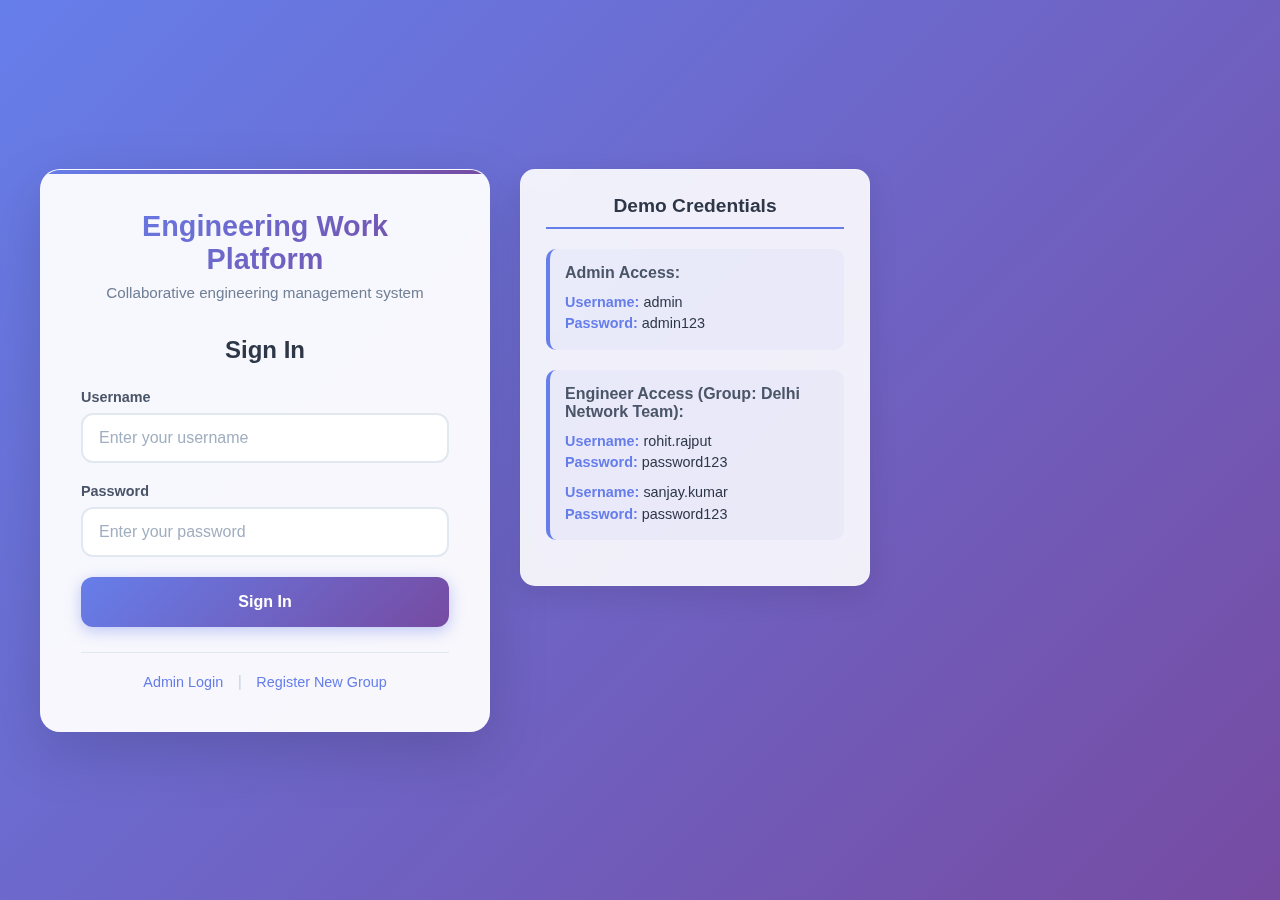
<file: admin.html>
<!DOCTYPE html>
<html lang="en">
<head>
    <meta charset="UTF-8">
    <meta name="viewport" content="width=device-width, initial-scale=1.0">
    <title>Admin Dashboard - Engineering Platform</title>
    <link rel="stylesheet" href="styles.css">
    <link rel="stylesheet" href="admin.css">
</head>
<body>
    <div class="container">
        <div class="header">
            <h1>Admin Dashboard</h1>
            <div class="header-info">
                <span id="groupInfo" class="group-info"></span>
                <span id="adminInfo" class="admin-info"></span>
                <button class="btn-secondary" onclick="logout()">Logout</button>
            </div>
            <div class="nav">
                <button class="nav-btn active" onclick="showSection('members')">Manage Members</button>
                <button class="nav-btn" onclick="showSection('groupData')">Group Data</button>
                <button class="nav-btn" onclick="showSection('analytics')">Analytics</button>
                <button class="nav-btn" onclick="showSection('settings')">Settings</button>
            </div>
        </div>

        <!-- Members Management Section -->
        <div id="members" class="section active">
            <h2>Group Members Management</h2>
            
            <div class="action-bar">
                <button class="btn-primary" onclick="showAddMemberModal()">
                    <span>➕</span> Add New Member
                </button>
                <div class="member-stats">
                    <span class="stat-item">
                        <strong id="totalMembers">0</strong> Total Members
                    </span>
                    <span class="stat-item">
                        <strong id="activeMembers">0</strong> Active
                    </span>
                </div>
            </div>

            <div id="memberAlert" class="alert-container"></div>

            <div class="members-grid" id="membersGrid">
                <!-- Members will be loaded here -->
            </div>
        </div>

        <!-- Group Data Section -->
        <div id="groupData" class="section">
            <h2>Group Work Updates</h2>
            
            <div class="data-filters">
                <div class="filter-group">
                    <label for="memberFilter">Filter by Member:</label>
                    <select id="memberFilter" class="form-control" onchange="filterGroupData()">
                        <option value="">All Members</option>
                    </select>
                </div>
                <div class="filter-group">
                    <label for="dateRangeFilter">Date Range:</label>
                    <select id="dateRangeFilter" class="form-control" onchange="filterGroupData()">
                        <option value="all">All Time</option>
                        <option value="today">Today</option>
                        <option value="week">This Week</option>
                        <option value="month">This Month</option>
                    </select>
                </div>
                <button class="export-btn" onclick="exportGroupData()">Export Data</button>
            </div>

            <div class="updates-table">
                <table>
                    <thead>
                        <tr>
                            <th>Date</th>
                            <th>Member</th>
                            <th>Site Name</th>
                            <th>Activity</th>
                            <th>Status</th>
                            <th>Project Category</th>
                            <th>Actions</th>
                        </tr>
                    </thead>
                    <tbody id="groupDataTable">
                        <tr>
                            <td colspan="7" class="no-updates">No updates available from group members</td>
                        </tr>
                    </tbody>
                </table>
            </div>
        </div>

        <!-- Analytics Section -->
        <div id="analytics" class="section">
            <h2>Group Analytics</h2>
            
            <div class="analytics-grid">
                <div class="analytics-card">
                    <h3>Work Distribution</h3>
                    <div class="chart-container">
                        <canvas id="workDistributionChart" width="300" height="200"></canvas>
                    </div>
                </div>
                
                <div class="analytics-card">
                    <h3>Project Status Overview</h3>
                    <div class="status-stats">
                        <div class="status-item">
                            <span class="status-badge status-completed">Completed</span>
                            <strong id="completedCount">0</strong>
                        </div>
                        <div class="status-item">
                            <span class="status-badge status-active">Active</span>
                            <strong id="activeCount">0</strong>
                        </div>
                        <div class="status-item">
                            <span class="status-badge status-pending">Pending</span>
                            <strong id="pendingCount">0</strong>
                        </div>
                        <div class="status-item">
                            <span class="status-badge status-on-hold">On Hold</span>
                            <strong id="onHoldCount">0</strong>
                        </div>
                    </div>
                </div>
                
                <div class="analytics-card">
                    <h3>Monthly Activity</h3>
                    <div id="monthlyActivity" class="activity-chart">
                        <!-- Monthly activity chart will be rendered here -->
                    </div>
                </div>
                
                <div class="analytics-card">
                    <h3>Top Performers</h3>
                    <div id="topPerformers" class="performers-list">
                        <!-- Top performers will be listed here -->
                    </div>
                </div>
            </div>
        </div>

        <!-- Settings Section -->
        <div id="settings" class="section">
            <h2>Group Settings</h2>
            
            <div class="settings-grid">
                <div class="settings-card">
                    <h3>Group Information</h3>
                    <form id="groupSettingsForm" onsubmit="updateGroupSettings(event)">
                        <div class="form-group">
                            <label for="settingsGroupName">Group Name</label>
                            <input type="text" id="settingsGroupName" class="form-control" required>
                        </div>
                        <div class="form-group">
                            <label for="settingsGroupDescription">Description</label>
                            <textarea id="settingsGroupDescription" class="form-control" rows="3"></textarea>
                        </div>
                        <button type="submit" class="btn-primary">Update Group Info</button>
                    </form>
                </div>
                
                <div class="settings-card">
                    <h3>Admin Account</h3>
                    <form id="adminSettingsForm" onsubmit="updateAdminSettings(event)">
                        <div class="form-group">
                            <label for="settingsAdminName">Admin Name</label>
                            <input type="text" id="settingsAdminName" class="form-control" required>
                        </div>
                        <div class="form-group">
                            <label for="settingsAdminEmail">Admin Email</label>
                            <input type="email" id="settingsAdminEmail" class="form-control" required>
                        </div>
                        <div class="form-group">
                            <label for="settingsAdminPassword">New Password (leave blank to keep current)</label>
                            <input type="password" id="settingsAdminPassword" class="form-control">
                        </div>
                        <button type="submit" class="btn-primary">Update Admin Info</button>
                    </form>
                </div>
                
                <div class="settings-card">
                    <h3>Data Management</h3>
                    <div class="data-actions">
                        <button class="btn-secondary" onclick="backupGroupData()">Backup Group Data</button>
                        <button class="btn-secondary" onclick="showImportModal()">Import Data</button>
                        <button class="btn-danger" onclick="confirmDataReset()">Reset All Data</button>
                    </div>
                </div>
            </div>
        </div>
    </div>

    <!-- Add Member Modal -->
    <div id="addMemberModal" class="modal" style="display: none;">
        <div class="modal-content">
            <div class="modal-header">
                <h3>Add New Member</h3>
                <button class="modal-close" onclick="hideAddMemberModal()">&times;</button>
            </div>
            <form id="addMemberForm" onsubmit="addMember(event)">
                <div class="form-grid">
                    <div class="form-group">
                        <label for="memberName">Full Name *</label>
                        <input type="text" id="memberName" class="form-control" required>
                    </div>
                    <div class="form-group">
                        <label for="memberUsername">Username *</label>
                        <input type="text" id="memberUsername" class="form-control" required>
                    </div>
                    <div class="form-group">
                        <label for="memberPassword">Password *</label>
                        <input type="password" id="memberPassword" class="form-control" required>
                    </div>
                    <div class="form-group">
                        <label for="memberResourceCode">Resource Code</label>
                        <select id="memberResourceCode" class="form-control">
                            <option value="">Select Code</option>
                            <option value="HR02">HR02</option>
                            <option value="HR03">HR03</option>
                            <option value="HR04">HR04</option>
                            <option value="HR05">HR05</option>
                            <option value="HR06">HR06</option>
                            <option value="HR07">HR07</option>
                            <option value="HR08">HR08</option>
                            <option value="HR 09">HR 09</option>
                            <option value="HR10">HR10</option>
                            <option value="HR12">HR12</option>
                            <option value="HR13">HR13</option>
                            <option value="HR14">HR14</option>
                        </select>
                    </div>
                    <div class="form-group">
                        <label for="memberRole">Role</label>
                        <select id="memberRole" class="form-control">
                            <option value="Network Engineer">Network Engineer</option>
                            <option value="Senior Engineer">Senior Engineer</option>
                            <option value="Site Engineer">Site Engineer</option>
                            <option value="Field Engineer">Field Engineer</option>
                            <option value="Team Lead">Team Lead</option>
                        </select>
                    </div>
                    <div class="form-group">
                        <label for="memberEmail">Email</label>
                        <input type="email" id="memberEmail" class="form-control">
                    </div>
                </div>
                <div class="modal-actions">
                    <button type="button" class="btn-secondary" onclick="hideAddMemberModal()">Cancel</button>
                    <button type="submit" class="btn-primary">Add Member</button>
                </div>
            </form>
        </div>
    </div>

    <!-- Edit Member Modal -->
    <div id="editMemberModal" class="modal" style="display: none;">
        <div class="modal-content">
            <div class="modal-header">
                <h3>Edit Member</h3>
                <button class="modal-close" onclick="hideEditMemberModal()">&times;</button>
            </div>
            <form id="editMemberForm" onsubmit="updateMember(event)">
                <input type="hidden" id="editMemberId">
                <div class="form-grid">
                    <div class="form-group">
                        <label for="editMemberName">Full Name *</label>
                        <input type="text" id="editMemberName" class="form-control" required>
                    </div>
                    <div class="form-group">
                        <label for="editMemberUsername">Username *</label>
                        <input type="text" id="editMemberUsername" class="form-control" required>
                    </div>
                    <div class="form-group">
                        <label for="editMemberPassword">New Password (leave blank to keep current)</label>
                        <input type="password" id="editMemberPassword" class="form-control">
                    </div>
                    <div class="form-group">
                        <label for="editMemberResourceCode">Resource Code</label>
                        <select id="editMemberResourceCode" class="form-control">
                            <option value="">Select Code</option>
                            <option value="HR02">HR02</option>
                            <option value="HR03">HR03</option>
                            <option value="HR04">HR04</option>
                            <option value="HR05">HR05</option>
                            <option value="HR06">HR06</option>
                            <option value="HR07">HR07</option>
                            <option value="HR08">HR08</option>
                            <option value="HR 09">HR 09</option>
                            <option value="HR10">HR10</option>
                            <option value="HR12">HR12</option>
                            <option value="HR13">HR13</option>
                            <option value="HR14">HR14</option>
                        </select>
                    </div>
                    <div class="form-group">
                        <label for="editMemberRole">Role</label>
                        <select id="editMemberRole" class="form-control">
                            <option value="Network Engineer">Network Engineer</option>
                            <option value="Senior Engineer">Senior Engineer</option>
                            <option value="Site Engineer">Site Engineer</option>
                            <option value="Field Engineer">Field Engineer</option>
                            <option value="Team Lead">Team Lead</option>
                        </select>
                    </div>
                    <div class="form-group">
                        <label for="editMemberEmail">Email</label>
                        <input type="email" id="editMemberEmail" class="form-control">
                    </div>
                </div>
                <div class="modal-actions">
                    <button type="button" class="btn-secondary" onclick="hideEditMemberModal()">Cancel</button>
                    <button type="submit" class="btn-primary">Update Member</button>
                </div>
            </form>
        </div>
    </div>

    <script src="admin.js"></script>
</body>
</html>
</file>
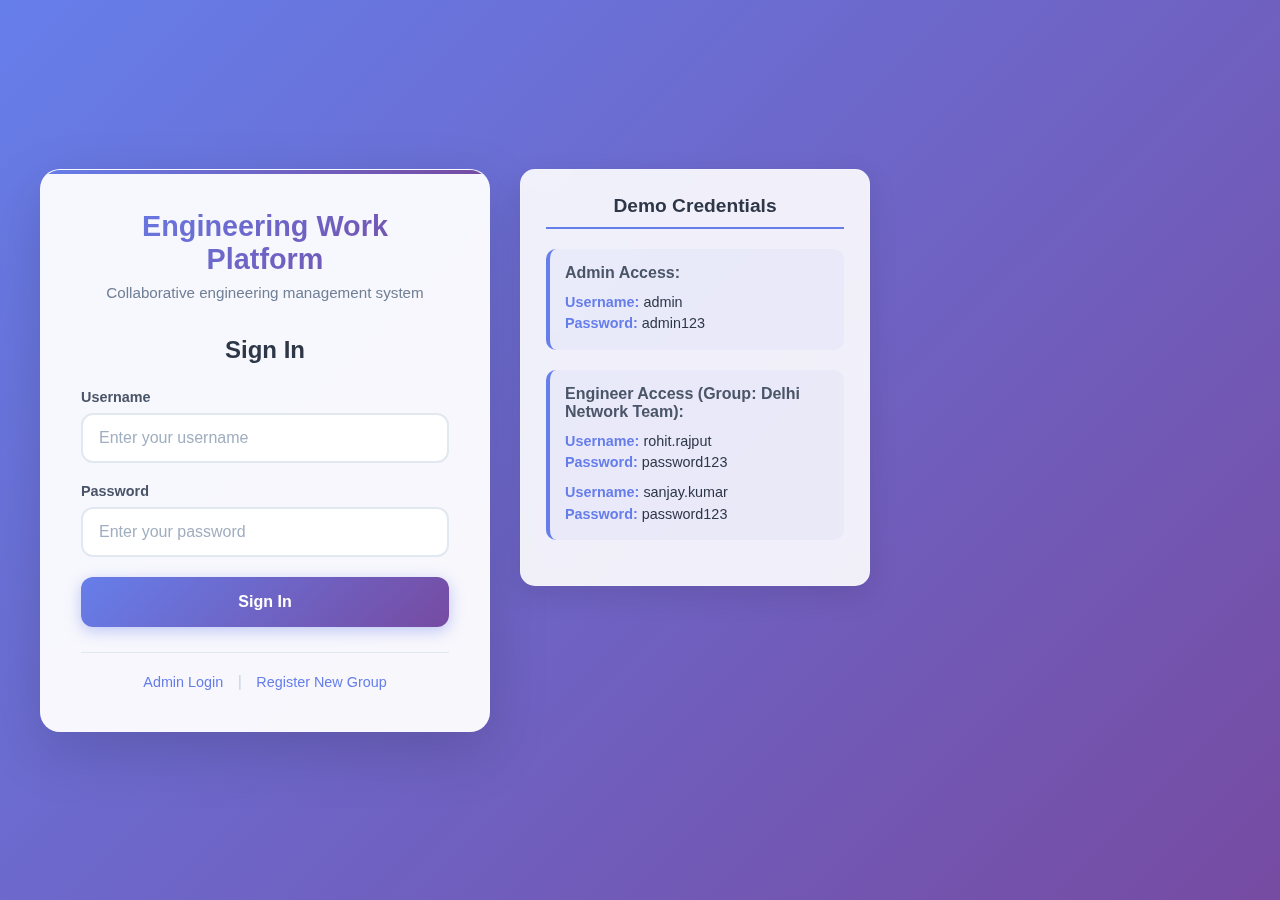
<file: login.html>
<!DOCTYPE html>
<html lang="en">
<head>
    <meta charset="UTF-8">
    <meta name="viewport" content="width=device-width, initial-scale=1.0">
    <title>Login - Engineering Platform</title>
    <link rel="stylesheet" href="auth.css">
</head>
<body>
    <div class="auth-container">
        <div class="auth-card">
            <div class="auth-header">
                <h1>Engineering Work Platform</h1>
                <p>Collaborative engineering management system</p>
            </div>

            <!-- Login Form -->
            <div id="loginForm" class="auth-form active">
                <h2>Sign In</h2>
                <div id="loginAlert" class="alert-container"></div>
                
                <form onsubmit="handleLogin(event)">
                    <div class="form-group">
                        <label for="loginUsername">Username</label>
                        <input type="text" id="loginUsername" class="form-control" placeholder="Enter your username" required>
                    </div>
                    
                    <div class="form-group">
                        <label for="loginPassword">Password</label>
                        <input type="password" id="loginPassword" class="form-control" placeholder="Enter your password" required>
                    </div>
                    
                    <button type="submit" class="btn-primary full-width">
                        <span id="loginText">Sign In</span>
                        <span id="loginLoader" class="loading" style="display: none;"></span>
                    </button>
                </form>
                
                <div class="auth-links">
                    <a href="#" onclick="showAdminLogin()">Admin Login</a>
                    <span>|</span>
                    <a href="#" onclick="showRegister()">Register New Group</a>
                </div>
            </div>

            <!-- Admin Login Form -->
            <div id="adminLoginForm" class="auth-form">
                <h2>Admin Login</h2>
                <div id="adminAlert" class="alert-container"></div>
                
                <form onsubmit="handleAdminLogin(event)">
                    <div class="form-group">
                        <label for="adminUsername">Admin Username</label>
                        <input type="text" id="adminUsername" class="form-control" placeholder="Admin username" required>
                    </div>
                    
                    <div class="form-group">
                        <label for="adminPassword">Admin Password</label>
                        <input type="password" id="adminPassword" class="form-control" placeholder="Admin password" required>
                    </div>
                    
                    <button type="submit" class="btn-primary full-width">
                        <span id="adminText">Admin Sign In</span>
                        <span id="adminLoader" class="loading" style="display: none;"></span>
                    </button>
                </form>
                
                <div class="auth-links">
                    <a href="#" onclick="showLogin()">Back to User Login</a>
                </div>
            </div>

            <!-- Group Registration Form -->
            <div id="registerForm" class="auth-form">
                <h2>Register New Engineering Group</h2>
                <div id="registerAlert" class="alert-container"></div>
                
                <form onsubmit="handleRegister(event)">
                    <div class="form-group">
                        <label for="groupName">Group Name *</label>
                        <input type="text" id="groupName" class="form-control" placeholder="e.g., Delhi Network Team" required>
                    </div>
                    
                    <div class="form-group">
                        <label for="groupId">Group ID *</label>
                        <input type="text" id="groupId" class="form-control" placeholder="e.g., DNT001" required>
                    </div>
                    
                    <div class="form-group">
                        <label for="adminName">Admin Name *</label>
                        <input type="text" id="adminName" class="form-control" placeholder="Group admin name" required>
                    </div>
                    
                    <div class="form-group">
                        <label for="adminEmail">Admin Email *</label>
                        <input type="email" id="adminEmail" class="form-control" placeholder="admin@company.com" required>
                    </div>
                    
                    <div class="form-group">
                        <label for="adminUserName">Admin Username *</label>
                        <input type="text" id="adminUserName" class="form-control" placeholder="Admin login username" required>
                    </div>
                    
                    <div class="form-group">
                        <label for="adminPass">Admin Password *</label>
                        <input type="password" id="adminPass" class="form-control" placeholder="Admin password" required>
                    </div>
                    
                    <div class="form-group">
                        <label for="groupDescription">Group Description</label>
                        <textarea id="groupDescription" class="form-control" rows="3" placeholder="Brief description of the engineering group"></textarea>
                    </div>
                    
                    <button type="submit" class="btn-primary full-width">
                        <span id="registerText">Register Group</span>
                        <span id="registerLoader" class="loading" style="display: none;"></span>
                    </button>
                </form>
                
                <div class="auth-links">
                    <a href="#" onclick="showLogin()">Back to Login</a>
                </div>
            </div>
        </div>
        
        <div class="demo-credentials">
            <h3>Demo Credentials</h3>
            <div class="demo-section">
                <h4>Admin Access:</h4>
                <p><strong>Username:</strong> admin<br><strong>Password:</strong> admin123</p>
            </div>
            <div class="demo-section">
                <h4>Engineer Access (Group: Delhi Network Team):</h4>
                <p><strong>Username:</strong> rohit.rajput<br><strong>Password:</strong> password123</p>
                <p><strong>Username:</strong> sanjay.kumar<br><strong>Password:</strong> password123</p>
            </div>
        </div>
    </div>

    <script src="auth.js"></script>
</body>
</html>
</file>
<file: styles.css>
* {
    margin: 0;
    padding: 0;
    box-sizing: border-box;
}

body {
    font-family: -apple-system, BlinkMacSystemFont, 'Segoe UI', Roboto, sans-serif;
    background: linear-gradient(135deg, #667eea 0%, #764ba2 100%);
    min-height: 100vh;
}

.container {
    max-width: 1400px;
    margin: 0 auto;
    padding: 20px;
}

.header {
    background: rgba(255, 255, 255, 0.95);
    backdrop-filter: blur(10px);
    border-radius: 20px;
    padding: 30px;
    margin-bottom: 30px;
    box-shadow: 0 20px 40px rgba(0, 0, 0, 0.1);
    text-align: center;
    border: 1px solid rgba(255, 255, 255, 0.2);
}

.header h1 {
    color: #2d3748;
    font-size: 2.5rem;
    font-weight: 700;
    margin-bottom: 10px;
    background: linear-gradient(135deg, #667eea, #764ba2);
    -webkit-background-clip: text;
    -webkit-text-fill-color: transparent;
    background-clip: text;
}

.header p {
    color: #718096;
    font-size: 1.1rem;
    font-weight: 400;
}

.nav {
    display: flex;
    gap: 15px;
    margin-top: 25px;
    justify-content: center;
    flex-wrap: wrap;
}

.nav-btn {
    background: linear-gradient(135deg, #667eea, #764ba2);
    color: white;
    border: none;
    padding: 12px 25px;
    border-radius: 50px;
    cursor: pointer;
    font-weight: 600;
    transition: all 0.3s ease;
    box-shadow: 0 4px 15px rgba(102, 126, 234, 0.4);
}

.nav-btn:hover {
    transform: translateY(-2px);
    box-shadow: 0 8px 25px rgba(102, 126, 234, 0.6);
}

.nav-btn.active {
    background: linear-gradient(135deg, #4c51bf, #553c9a);
    transform: translateY(-1px);
}

.section {
    display: none;
    background: rgba(255, 255, 255, 0.95);
    backdrop-filter: blur(10px);
    border-radius: 20px;
    padding: 30px;
    margin-bottom: 30px;
    box-shadow: 0 20px 40px rgba(0, 0, 0, 0.1);
    border: 1px solid rgba(255, 255, 255, 0.2);
}

.section.active {
    display: block;
    animation: fadeInUp 0.5s ease;
}

@keyframes fadeInUp {
    from {
        opacity: 0;
        transform: translateY(20px);
    }
    to {
        opacity: 1;
        transform: translateY(0);
    }
}

.section h2 {
    color: #2d3748;
    font-size: 2rem;
    font-weight: 700;
    margin-bottom: 25px;
    border-bottom: 3px solid #667eea;
    padding-bottom: 10px;
}

.dashboard-stats {
    display: grid;
    grid-template-columns: repeat(auto-fit, minmax(250px, 1fr));
    gap: 20px;
    margin-bottom: 30px;
}

.stat-card {
    background: linear-gradient(135deg, #667eea, #764ba2);
    color: white;
    padding: 25px;
    border-radius: 15px;
    text-align: center;
    box-shadow: 0 10px 30px rgba(102, 126, 234, 0.3);
    transition: transform 0.3s ease;
}

.stat-card:hover {
    transform: translateY(-5px);
}

.stat-number {
    font-size: 2.5rem;
    font-weight: bold;
    margin-bottom: 5px;
}

.stat-label {
    font-size: 1rem;
    opacity: 0.9;
}

.filters {
    display: flex;
    gap: 15px;
    margin-bottom: 25px;
    flex-wrap: wrap;
    align-items: center;
}

.filter-group {
    display: flex;
    flex-direction: column;
    gap: 5px;
}

.filter-group label {
    font-weight: 600;
    color: #4a5568;
    font-size: 0.9rem;
}

.form-grid {
    display: grid;
    grid-template-columns: repeat(auto-fit, minmax(300px, 1fr));
    gap: 25px;
    margin-bottom: 30px;
}

.form-group {
    display: flex;
    flex-direction: column;
}

.form-group label {
    font-weight: 600;
    color: #4a5568;
    margin-bottom: 8px;
    font-size: 0.95rem;
}

.form-control {
    padding: 12px 15px;
    border: 2px solid #e2e8f0;
    border-radius: 10px;
    font-size: 1rem;
    transition: all 0.3s ease;
    background: white;
}

.form-control:focus {
    outline: none;
    border-color: #667eea;
    box-shadow: 0 0 0 3px rgba(102, 126, 234, 0.1);
    transform: translateY(-1px);
}

.form-control.required {
    border-left: 4px solid #f56565;
}

.btn-primary {
    background: linear-gradient(135deg, #667eea, #764ba2);
    color: white;
    border: none;
    padding: 15px 30px;
    border-radius: 10px;
    cursor: pointer;
    font-weight: 600;
    font-size: 1rem;
    transition: all 0.3s ease;
    box-shadow: 0 4px 15px rgba(102, 126, 234, 0.4);
}

.btn-primary:hover {
    transform: translateY(-2px);
    box-shadow: 0 8px 25px rgba(102, 126, 234, 0.6);
}

.btn-secondary {
    background: #718096;
    color: white;
    border: none;
    padding: 8px 16px;
    border-radius: 8px;
    cursor: pointer;
    font-weight: 500;
    transition: all 0.3s ease;
}

.btn-secondary:hover {
    background: #4a5568;
    transform: translateY(-1px);
}

.updates-table {
    overflow-x: auto;
    border-radius: 15px;
    box-shadow: 0 10px 30px rgba(0, 0, 0, 0.1);
    background: white;
}

table {
    width: 100%;
    border-collapse: collapse;
    font-size: 0.9rem;
}

th {
    background: linear-gradient(135deg, #667eea, #764ba2);
    color: white;
    padding: 15px 10px;
    text-align: left;
    font-weight: 600;
    position: sticky;
    top: 0;
    z-index: 1;
}

td {
    padding: 12px 10px;
    border-bottom: 1px solid #e2e8f0;
    transition: background-color 0.2s ease;
}

tr:hover td {
    background-color: #f7fafc;
}

.status-badge {
    padding: 4px 12px;
    border-radius: 20px;
    font-size: 0.8rem;
    font-weight: 600;
    text-align: center;
    display: inline-block;
    min-width: 80px;
}

.status-active {
    background: #c6f6d5;
    color: #22543d;
}

.status-pending {
    background: #fef5e7;
    color: #744210;
}

.status-completed {
    background: #bee3f8;
    color: #1a365d;
}

.status-on-hold {
    background: #fed7d7;
    color: #742a2a;
}

.search-box {
    width: 100%;
    max-width: 400px;
    padding: 12px 20px;
    border: 2px solid #e2e8f0;
    border-radius: 25px;
    font-size: 1rem;
    transition: all 0.3s ease;
    background: white;
}

.search-box:focus {
    outline: none;
    border-color: #667eea;
    box-shadow: 0 0 0 3px rgba(102, 126, 234, 0.1);
}

.alert {
    padding: 15px 20px;
    border-radius: 10px;
    margin-bottom: 20px;
    font-weight: 500;
    animation: slideInDown 0.3s ease;
}

.alert-success {
    background: #c6f6d5;
    color: #22543d;
    border: 1px solid #9ae6b4;
}

.alert-error {
    background: #fed7d7;
    color: #742a2a;
    border: 1px solid #fc8181;
}

@keyframes slideInDown {
    from {
        opacity: 0;
        transform: translateY(-10px);
    }
    to {
        opacity: 1;
        transform: translateY(0);
    }
}

.no-updates {
    text-align: center;
    padding: 50px;
    color: #718096;
    font-size: 1.1rem;
}

.loading {
    display: inline-block;
    width: 20px;
    height: 20px;
    border: 2px solid #f3f3f3;
    border-radius: 50%;
    border-top-color: #667eea;
    animation: spin 1s ease-in-out infinite;
}

@keyframes spin {
    to { transform: rotate(360deg); }
}

.export-btn {
    background: linear-gradient(135deg, #48bb78, #38a169);
    color: white;
    border: none;
    padding: 10px 20px;
    border-radius: 8px;
    cursor: pointer;
    font-weight: 600;
    margin-left: 10px;
    transition: all 0.3s ease;
}

.export-btn:hover {
    transform: translateY(-1px);
    box-shadow: 0 4px 15px rgba(72, 187, 120, 0.4);
}

.site-search-container {
    display: flex;
    flex-direction: column;
    gap: 30px;
}

.search-section {
    background: rgba(255, 255, 255, 0.5);
    padding: 25px;
    border-radius: 15px;
    backdrop-filter: blur(5px);
    border: 1px solid rgba(255, 255, 255, 0.3);
}

.search-input-group {
    display: flex;
    flex-direction: column;
    gap: 20px;
}

.search-filters {
    display: grid;
    grid-template-columns: repeat(auto-fit, minmax(200px, 1fr));
    gap: 15px;
}

.sites-grid {
    display: grid;
    grid-template-columns: repeat(auto-fill, minmax(350px, 1fr));
    gap: 20px;
}

.site-card {
    background: white;
    border-radius: 15px;
    padding: 25px;
    box-shadow: 0 8px 25px rgba(0, 0, 0, 0.1);
    transition: all 0.3s ease;
    border: 1px solid rgba(102, 126, 234, 0.1);
    position: relative;
    overflow: hidden;
}

.site-card:hover {
    transform: translateY(-5px);
    box-shadow: 0 15px 35px rgba(102, 126, 234, 0.2);
    border-color: rgba(102, 126, 234, 0.3);
}

.site-card::before {
    content: '';
    position: absolute;
    top: 0;
    left: 0;
    right: 0;
    height: 4px;
    background: linear-gradient(135deg, #667eea, #764ba2);
}

.site-header {
    display: flex;
    justify-content: space-between;
    align-items: flex-start;
    margin-bottom: 20px;
}

.site-id {
    font-size: 1.5rem;
    font-weight: bold;
    color: #2d3748;
    margin-bottom: 5px;
}

.site-name {
    color: #4a5568;
    font-size: 1rem;
    font-weight: 500;
}

.site-status {
    padding: 6px 12px;
    border-radius: 20px;
    font-size: 0.8rem;
    font-weight: 600;
    text-align: center;
}

.site-status.active {
    background: #c6f6d5;
    color: #22543d;
}

.site-status.inactive {
    background: #fed7d7;
    color: #742a2a;
}

.site-status.maintenance {
    background: #fef5e7;
    color: #744210;
}

.site-details {
    display: grid;
    grid-template-columns: 1fr 1fr;
    gap: 15px;
    margin-bottom: 20px;
}

.detail-item {
    display: flex;
    flex-direction: column;
    gap: 2px;
}

.detail-label {
    font-size: 0.8rem;
    color: #718096;
    font-weight: 500;
    text-transform: uppercase;
    letter-spacing: 0.5px;
}

.detail-value {
    font-size: 1rem;
    color: #2d3748;
    font-weight: 600;
}

.site-address {
    background: #f7fafc;
    padding: 15px;
    border-radius: 10px;
    margin-bottom: 15px;
    border-left: 4px solid #667eea;
}

.address-label {
    font-size: 0.8rem;
    color: #718096;
    font-weight: 600;
    text-transform: uppercase;
    letter-spacing: 0.5px;
    margin-bottom: 5px;
}

.address-text {
    color: #2d3748;
    line-height: 1.5;
    font-size: 0.95rem;
}

.site-technologies {
    display: flex;
    flex-wrap: wrap;
    gap: 8px;
    margin-bottom: 15px;
}

.tech-badge {
    background: linear-gradient(135deg, #667eea, #764ba2);
    color: white;
    padding: 4px 12px;
    border-radius: 15px;
    font-size: 0.8rem;
    font-weight: 600;
}

.site-actions {
    display: flex;
    gap: 10px;
    justify-content: flex-end;
}

.btn-site-action {
    background: #e2e8f0;
    color: #4a5568;
    border: none;
    padding: 8px 16px;
    border-radius: 8px;
    cursor: pointer;
    font-weight: 500;
    font-size: 0.9rem;
    transition: all 0.3s ease;
}

.btn-site-action:hover {
    background: #cbd5e0;
    transform: translateY(-1px);
}

.btn-site-action.primary {
    background: linear-gradient(135deg, #667eea, #764ba2);
    color: white;
}

.btn-site-action.primary:hover {
    box-shadow: 0 4px 15px rgba(102, 126, 234, 0.4);
}

.results-count {
    color: #4a5568;
    font-weight: 600;
    margin-bottom: 20px;
    padding: 15px;
    background: rgba(255, 255, 255, 0.7);
    border-radius: 10px;
    text-align: center;
}

.no-sites-found {
    text-align: center;
    padding: 60px 20px;
    color: #718096;
    background: white;
    border-radius: 15px;
    box-shadow: 0 8px 25px rgba(0, 0, 0, 0.1);
}

.no-sites-found .icon {
    font-size: 3rem;
    margin-bottom: 15px;
    color: #cbd5e0;
}

.coordinate-link {
    color: #667eea;
    text-decoration: none;
    cursor: pointer;
    transition: color 0.3s ease;
}

.coordinate-link:hover {
    color: #4c51bf;
    text-decoration: underline;
}

.site-lookup-btn {
    position: absolute;
    right: 10px;
    top: 50%;
    transform: translateY(-50%);
    background: linear-gradient(135deg, #667eea, #764ba2);
    border: none;
    color: white;
    width: 35px;
    height: 35px;
    border-radius: 50%;
    cursor: pointer;
    font-size: 1rem;
    display: flex;
    align-items: center;
    justify-content: center;
    transition: all 0.3s ease;
    box-shadow: 0 2px 8px rgba(102, 126, 234, 0.3);
}

.site-lookup-btn:hover {
    transform: translateY(-50%) scale(1.1);
    box-shadow: 0 4px 15px rgba(102, 126, 234, 0.5);
}

.site-lookup-modal {
    position: fixed;
    top: 0;
    left: 0;
    width: 100%;
    height: 100%;
    background: rgba(0, 0, 0, 0.8);
    z-index: 1000;
    display: flex;
    align-items: center;
    justify-content: center;
    padding: 20px;
    box-sizing: border-box;
}

.site-lookup-content {
    background: white;
    border-radius: 20px;
    padding: 30px;
    max-width: 800px;
    width: 100%;
    max-height: 80vh;
    overflow-y: auto;
    position: relative;
    box-shadow: 0 20px 60px rgba(0, 0, 0, 0.3);
}

.modal-header {
    display: flex;
    justify-content: space-between;
    align-items: center;
    margin-bottom: 25px;
    padding-bottom: 15px;
    border-bottom: 2px solid #e2e8f0;
}

.modal-close {
    background: #e2e8f0;
    border: none;
    width: 35px;
    height: 35px;
    border-radius: 50%;
    cursor: pointer;
    font-size: 1.2rem;
    display: flex;
    align-items: center;
    justify-content: center;
    transition: all 0.3s ease;
}

.modal-close:hover {
    background: #cbd5e0;
    transform: scale(1.1);
}

.quick-site-grid {
    display: grid;
    grid-template-columns: repeat(auto-fill, minmax(200px, 1fr));
    gap: 10px;
    max-height: 300px;
    overflow-y: auto;
}

.quick-site-item {
    background: #f7fafc;
    border: 2px solid #e2e8f0;
    border-radius: 10px;
    padding: 15px;
    cursor: pointer;
    transition: all 0.3s ease;
    text-align: center;
}

.quick-site-item:hover {
    border-color: #667eea;
    background: rgba(102, 126, 234, 0.05);
    transform: translateY(-2px);
}

.quick-site-id {
    font-weight: bold;
    color: #2d3748;
    margin-bottom: 5px;
}

.quick-site-name {
    font-size: 0.9rem;
    color: #4a5568;
}

/* File Upload Styles */
.file-upload-section {
    margin-bottom: 30px;
    background: rgba(255, 255, 255, 0.7);
    padding: 25px;
    border-radius: 15px;
    backdrop-filter: blur(5px);
    border: 1px solid rgba(255, 255, 255, 0.3);
}

.upload-area {
    border: 3px dashed #cbd5e0;
    border-radius: 15px;
    padding: 40px;
    text-align: center;
    transition: all 0.3s ease;
    cursor: pointer;
    background: rgba(255, 255, 255, 0.5);
}

.upload-area:hover, .upload-area.drag-over {
    border-color: #667eea;
    background: rgba(102, 126, 234, 0.05);
    transform: scale(1.02);
}

.upload-content {
    display: flex;
    flex-direction: column;
    align-items: center;
    gap: 15px;
}

.upload-icon {
    font-size: 3rem;
    margin-bottom: 10px;
}

.upload-content h4 {
    color: #2d3748;
    font-size: 1.3rem;
    font-weight: 600;
    margin: 0;
}

.upload-content p {
    color: #718096;
    margin: 0;
    font-size: 1rem;
}

.upload-btn {
    background: linear-gradient(135deg, #667eea, #764ba2);
    color: white;
    border: none;
    padding: 12px 25px;
    border-radius: 25px;
    cursor: pointer;
    font-weight: 600;
    font-size: 1rem;
    transition: all 0.3s ease;
    box-shadow: 0 4px 15px rgba(102, 126, 234, 0.4);
}

.upload-btn:hover {
    transform: translateY(-2px);
    box-shadow: 0 8px 25px rgba(102, 126, 234, 0.6);
}

.file-status {
    display: flex;
    justify-content: space-between;
    align-items: center;
    margin-top: 20px;
    padding: 15px;
    background: #f7fafc;
    border-radius: 10px;
    gap: 15px;
    flex-wrap: wrap;
}

.upload-status {
    font-weight: 500;
    color: #4a5568;
    flex: 1;
}

.upload-status.success {
    color: #22543d;
}

.upload-status.error {
    color: #742a2a;
}

.file-info {
    background: #e6fffa;
    padding: 10px 15px;
    border-radius: 8px;
    border-left: 4px solid #38b2ac;
    margin-top: 10px;
    font-size: 0.9rem;
}

.file-stats {
    display: grid;
    grid-template-columns: repeat(auto-fit, minmax(120px, 1fr));
    gap: 10px;
    margin-top: 10px;
}

.file-stat {
    background: white;
    padding: 10px;
    border-radius: 8px;
    text-align: center;
    box-shadow: 0 2px 4px rgba(0, 0, 0, 0.1);
}

.file-stat-number {
    font-size: 1.2rem;
    font-weight: bold;
    color: #2d3748;
}

.file-stat-label {
    font-size: 0.8rem;
    color: #718096;
    margin-top: 2px;
}

.processing-indicator {
    display: flex;
    align-items: center;
    gap: 10px;
    padding: 15px;
    background: #fef5e7;
    border-radius: 10px;
    border-left: 4px solid #ed8936;
    margin-top: 10px;
}

.processing-spinner {
    width: 20px;
    height: 20px;
    border: 2px solid #fed7d7;
    border-top: 2px solid #ed8936;
    border-radius: 50%;
    animation: spin 1s linear infinite;
}

@media (max-width: 768px) {
    .container {
        padding: 15px;
    }

    .header h1 {
        font-size: 2rem;
    }

    .nav {
        justify-content: center;
    }

    .nav-btn {
        padding: 10px 20px;
        font-size: 0.9rem;
    }

    .form-grid {
        grid-template-columns: 1fr;
        gap: 20px;
    }

    .filters {
        flex-direction: column;
        align-items: stretch;
    }

    .dashboard-stats {
        grid-template-columns: repeat(auto-fit, minmax(200px, 1fr));
        gap: 15px;
    }

    table {
        font-size: 0.8rem;
    }

    th, td {
        padding: 8px 6px;
    }

    .site-lookup-content {
        margin: 10px;
        padding: 20px;
    }
    
    .quick-site-grid {
        grid-template-columns: 1fr 1fr;
    }
    
    .sites-grid {
        grid-template-columns: 1fr;
    }
    
    .search-filters {
        grid-template-columns: 1fr;
    }

    .upload-area {
        padding: 20px;
    }

    .file-upload-section {
        margin-bottom: 20px;
    }
}
</file>
<file: admin.css>
/* Admin-specific styles */
.header {
    position: relative;
}

.header-info {
    display: flex;
    align-items: center;
    gap: 15px;
    margin-top: 15px;
    justify-content: center;
    flex-wrap: wrap;
}

.group-info, .admin-info {
    background: rgba(255, 255, 255, 0.8);
    padding: 8px 15px;
    border-radius: 20px;
    font-size: 0.9rem;
    font-weight: 500;
    color: #4a5568;
}

.group-info {
    background: rgba(102, 126, 234, 0.1);
    color: #4c51bf;
    border: 1px solid rgba(102, 126, 234, 0.2);
}

.admin-info {
    background: rgba(72, 187, 120, 0.1);
    color: #2f855a;
    border: 1px solid rgba(72, 187, 120, 0.2);
}

.action-bar {
    display: flex;
    justify-content: space-between;
    align-items: center;
    margin-bottom: 25px;
    padding: 20px;
    background: rgba(255, 255, 255, 0.7);
    border-radius: 15px;
    backdrop-filter: blur(5px);
}

.member-stats {
    display: flex;
    gap: 20px;
    align-items: center;
}

.stat-item {
    color: #4a5568;
    font-size: 0.95rem;
}

.stat-item strong {
    color: #2d3748;
    font-size: 1.1rem;
}

.members-grid {
    display: grid;
    grid-template-columns: repeat(auto-fill, minmax(350px, 1fr));
    gap: 20px;
}

.member-card {
    background: white;
    border-radius: 15px;
    padding: 25px;
    box-shadow: 0 8px 25px rgba(0, 0, 0, 0.1);
    transition: all 0.3s ease;
    border: 1px solid rgba(102, 126, 234, 0.1);
    position: relative;
    overflow: hidden;
}

.member-card:hover {
    transform: translateY(-5px);
    box-shadow: 0 15px 35px rgba(102, 126, 234, 0.2);
}

.member-card::before {
    content: '';
    position: absolute;
    top: 0;
    left: 0;
    right: 0;
    height: 4px;
    background: linear-gradient(135deg, #667eea, #764ba2);
}

.member-header {
    display: flex;
    justify-content: space-between;
    align-items: flex-start;
    margin-bottom: 20px;
}

.member-info h4 {
    color: #2d3748;
    font-size: 1.3rem;
    font-weight: 600;
    margin-bottom: 5px;
}

.member-info p {
    color: #718096;
    font-size: 0.9rem;
    margin: 2px 0;
}

.member-status {
    padding: 4px 12px;
    border-radius: 15px;
    font-size: 0.8rem;
    font-weight: 600;
}

.member-status.active {
    background: #c6f6d5;
    color: #22543d;
}

.member-status.inactive {
    background: #fed7d7;
    color: #742a2a;
}

.member-details {
    display: grid;
    grid-template-columns: 1fr 1fr;
    gap: 15px;
    margin-bottom: 20px;
}

.detail-item {
    display: flex;
    flex-direction: column;
    gap: 2px;
}

.detail-label {
    font-size: 0.8rem;
    color: #718096;
    font-weight: 500;
    text-transform: uppercase;
    letter-spacing: 0.5px;
}

.detail-value {
    font-size: 1rem;
    color: #2d3748;
    font-weight: 600;
}

.member-actions {
    display: flex;
    gap: 10px;
    justify-content: flex-end;
}

.btn-action {
    background: #e2e8f0;
    color: #4a5568;
    border: none;
    padding: 8px 16px;
    border-radius: 8px;
    cursor: pointer;
    font-weight: 500;
    font-size: 0.9rem;
    transition: all 0.3s ease;
}

.btn-action:hover {
    background: #cbd5e0;
    transform: translateY(-1px);
}

.btn-action.edit {
    background: rgba(102, 126, 234, 0.1);
    color: #4c51bf;
}

.btn-action.edit:hover {
    background: rgba(102, 126, 234, 0.2);
}

.btn-action.delete {
    background: rgba(245, 101, 101, 0.1);
    color: #c53030;
}

.btn-action.delete:hover {
    background: rgba(245, 101, 101, 0.2);
}

.btn-danger {
    background: linear-gradient(135deg, #f56565, #e53e3e);
    color: white;
    border: none;
    padding: 10px 20px;
    border-radius: 8px;
    cursor: pointer;
    font-weight: 600;
    transition: all 0.3s ease;
}

.btn-danger:hover {
    transform: translateY(-1px);
    box-shadow: 0 4px 15px rgba(245, 101, 101, 0.4);
}

.data-filters {
    display: flex;
    gap: 15px;
    margin-bottom: 25px;
    align-items: end;
    flex-wrap: wrap;
}

.analytics-grid {
    display: grid;
    grid-template-columns: repeat(auto-fit, minmax(300px, 1fr));
    gap: 25px;
}

.analytics-card {
    background: white;
    border-radius: 15px;
    padding: 25px;
    box-shadow: 0 8px 25px rgba(0, 0, 0, 0.1);
    border: 1px solid rgba(102, 126, 234, 0.1);
}

.analytics-card h3 {
    color: #2d3748;
    font-size: 1.2rem;
    font-weight: 600;
    margin-bottom: 20px;
    border-bottom: 2px solid #e2e8f0;
    padding-bottom: 10px;
}

.chart-container {
    position: relative;
    height: 200px;
    display: flex;
    align-items: center;
    justify-content: center;
}

.status-stats {
    display: grid;
    grid-template-columns: 1fr 1fr;
    gap: 15px;
}

.status-item {
    display: flex;
    flex-direction: column;
    align-items: center;
    gap: 8px;
    padding: 15px;
    background: #f7fafc;
    border-radius: 10px;
}

.activity-chart {
    height: 150px;
    background: #f7fafc;
    border-radius: 10px;
    display: flex;
    align-items: center;
    justify-content: center;
    color: #718096;
    font-style: italic;
}

.performers-list {
    display: flex;
    flex-direction: column;
    gap: 10px;
}

.performer-item {
    display: flex;
    justify-content: space-between;
    align-items: center;
    padding: 10px 15px;
    background: #f7fafc;
    border-radius: 8px;
    border-left: 4px solid #667eea;
}

.performer-name {
    font-weight: 600;
    color: #2d3748;
}

.performer-count {
    background: #667eea;
    color: white;
    padding: 4px 8px;
    border-radius: 12px;
    font-size: 0.8rem;
    font-weight: 600;
}

.settings-grid {
    display: grid;
    grid-template-columns: repeat(auto-fit, minmax(350px, 1fr));
    gap: 25px;
}

.settings-card {
    background: white;
    border-radius: 15px;
    padding: 25px;
    box-shadow: 0 8px 25px rgba(0, 0, 0, 0.1);
    border: 1px solid rgba(102, 126, 234, 0.1);
}

.settings-card h3 {
    color: #2d3748;
    font-size: 1.2rem;
    font-weight: 600;
    margin-bottom: 20px;
    border-bottom: 2px solid #e2e8f0;
    padding-bottom: 10px;
}

.data-actions {
    display: flex;
    flex-direction: column;
    gap: 15px;
}

.data-actions button {
    width: 100%;
    padding: 12px;
    font-weight: 500;
}

.modal {
    position: fixed;
    top: 0;
    left: 0;
    width: 100%;
    height: 100%;
    background: rgba(0, 0, 0, 0.8);
    z-index: 1000;
    display: flex;
    align-items: center;
    justify-content: center;
    padding: 20px;
    box-sizing: border-box;
}

.modal-content {
    background: white;
    border-radius: 20px;
    padding: 30px;
    max-width: 600px;
    width: 100%;
    max-height: 80vh;
    overflow-y: auto;
    position: relative;
    box-shadow: 0 20px 60px rgba(0, 0, 0, 0.3);
}

.modal-header {
    display: flex;
    justify-content: space-between;
    align-items: center;
    margin-bottom: 25px;
    padding-bottom: 15px;
    border-bottom: 2px solid #e2e8f0;
}

.modal-header h3 {
    color: #2d3748;
    font-size: 1.3rem;
    font-weight: 600;
    margin: 0;
}

.modal-close {
    background: #e2e8f0;
    border: none;
    width: 35px;
    height: 35px;
    border-radius: 50%;
    cursor: pointer;
    font-size: 1.2rem;
    display: flex;
    align-items: center;
    justify-content: center;
    transition: all 0.3s ease;
}

.modal-close:hover {
    background: #cbd5e0;
    transform: scale(1.1);
}

.modal-actions {
    display: flex;
    gap: 15px;
    justify-content: flex-end;
    margin-top: 25px;
    padding-top: 20px;
    border-top: 1px solid #e2e8f0;
}

.alert-container {
    margin-bottom: 20px;
}

.alert {
    padding: 12px 16px;
    border-radius: 8px;
    font-size: 0.9rem;
    font-weight: 500;
    animation: alertSlide 0.3s ease;
}

.alert-success {
    background: #c6f6d5;
    color: #22543d;
    border: 1px solid #9ae6b4;
}

.alert-error {
    background: #fed7d7;
    color: #742a2a;
    border: 1px solid #fc8181;
}

.alert-info {
    background: #bee3f8;
    color: #2c5282;
    border: 1px solid #90cdf4;
}

@keyframes alertSlide {
    from {
        opacity: 0;
        transform: translateY(-10px);
    }
    to {
        opacity: 1;
        transform: translateY(0);
    }
}

@media (max-width: 768px) {
    .action-bar {
        flex-direction: column;
        gap: 15px;
        align-items: stretch;
    }

    .member-stats {
        justify-content: center;
    }

    .members-grid {
        grid-template-columns: 1fr;
    }

    .data-filters {
        flex-direction: column;
        align-items: stretch;
    }

    .analytics-grid {
        grid-template-columns: 1fr;
    }

    .settings-grid {
        grid-template-columns: 1fr;
    }

    .modal-content {
        margin: 10px;
        padding: 20px;
    }

    .modal-actions {
        flex-direction: column;
    }

    .header-info {
        flex-direction: column;
        gap: 10px;
    }
}
</file>
<file: auth.css>
* {
    margin: 0;
    padding: 0;
    box-sizing: border-box;
}

body {
    font-family: -apple-system, BlinkMacSystemFont, 'Segoe UI', Roboto, sans-serif;
    background: linear-gradient(135deg, #667eea 0%, #764ba2 100%);
    min-height: 100vh;
    display: flex;
    align-items: center;
    justify-content: center;
    padding: 20px;
}

.auth-container {
    display: flex;
    gap: 30px;
    max-width: 1200px;
    width: 100%;
    align-items: flex-start;
}

.auth-card {
    background: rgba(255, 255, 255, 0.95);
    backdrop-filter: blur(15px);
    border-radius: 20px;
    padding: 40px;
    box-shadow: 0 20px 60px rgba(0, 0, 0, 0.15);
    border: 1px solid rgba(255, 255, 255, 0.2);
    width: 100%;
    max-width: 450px;
    position: relative;
    overflow: hidden;
}

.auth-card::before {
    content: '';
    position: absolute;
    top: 0;
    left: 0;
    right: 0;
    height: 4px;
    background: linear-gradient(135deg, #667eea, #764ba2);
}

.auth-header {
    text-align: center;
    margin-bottom: 35px;
}

.auth-header h1 {
    color: #2d3748;
    font-size: 1.8rem;
    font-weight: 700;
    margin-bottom: 8px;
    background: linear-gradient(135deg, #667eea, #764ba2);
    -webkit-background-clip: text;
    -webkit-text-fill-color: transparent;
    background-clip: text;
}

.auth-header p {
    color: #718096;
    font-size: 0.95rem;
    font-weight: 400;
}

.auth-form {
    display: none;
}

.auth-form.active {
    display: block;
    animation: slideIn 0.4s ease;
}

@keyframes slideIn {
    from {
        opacity: 0;
        transform: translateY(20px);
    }
    to {
        opacity: 1;
        transform: translateY(0);
    }
}

.auth-form h2 {
    color: #2d3748;
    font-size: 1.5rem;
    font-weight: 600;
    margin-bottom: 25px;
    text-align: center;
}

.form-group {
    margin-bottom: 20px;
}

.form-group label {
    display: block;
    color: #4a5568;
    font-weight: 600;
    margin-bottom: 8px;
    font-size: 0.9rem;
}

.form-control {
    width: 100%;
    padding: 14px 16px;
    border: 2px solid #e2e8f0;
    border-radius: 12px;
    font-size: 1rem;
    transition: all 0.3s ease;
    background: white;
    color: #2d3748;
}

.form-control:focus {
    outline: none;
    border-color: #667eea;
    box-shadow: 0 0 0 3px rgba(102, 126, 234, 0.1);
    transform: translateY(-1px);
}

.form-control::placeholder {
    color: #a0aec0;
}

.btn-primary {
    background: linear-gradient(135deg, #667eea, #764ba2);
    color: white;
    border: none;
    padding: 16px 24px;
    border-radius: 12px;
    cursor: pointer;
    font-weight: 600;
    font-size: 1rem;
    transition: all 0.3s ease;
    box-shadow: 0 4px 15px rgba(102, 126, 234, 0.4);
    display: flex;
    align-items: center;
    justify-content: center;
    gap: 8px;
}

.btn-primary:hover {
    transform: translateY(-2px);
    box-shadow: 0 8px 25px rgba(102, 126, 234, 0.6);
}

.btn-primary:disabled {
    opacity: 0.7;
    cursor: not-allowed;
    transform: none;
}

.full-width {
    width: 100%;
}

.loading {
    width: 18px;
    height: 18px;
    border: 2px solid rgba(255, 255, 255, 0.3);
    border-top: 2px solid white;
    border-radius: 50%;
    animation: spin 1s linear infinite;
}

@keyframes spin {
    to { transform: rotate(360deg); }
}

.auth-links {
    text-align: center;
    margin-top: 25px;
    padding-top: 20px;
    border-top: 1px solid #e2e8f0;
}

.auth-links a {
    color: #667eea;
    text-decoration: none;
    font-weight: 500;
    font-size: 0.9rem;
    transition: color 0.3s ease;
}

.auth-links a:hover {
    color: #4c51bf;
    text-decoration: underline;
}

.auth-links span {
    color: #cbd5e0;
    margin: 0 10px;
}

.alert-container {
    margin-bottom: 20px;
}

.alert {
    padding: 12px 16px;
    border-radius: 8px;
    font-size: 0.9rem;
    font-weight: 500;
    animation: alertSlide 0.3s ease;
}

.alert-success {
    background: #c6f6d5;
    color: #22543d;
    border: 1px solid #9ae6b4;
}

.alert-error {
    background: #fed7d7;
    color: #742a2a;
    border: 1px solid #fc8181;
}

.alert-info {
    background: #bee3f8;
    color: #2c5282;
    border: 1px solid #90cdf4;
}

@keyframes alertSlide {
    from {
        opacity: 0;
        transform: translateY(-10px);
    }
    to {
        opacity: 1;
        transform: translateY(0);
    }
}

.demo-credentials {
    background: rgba(255, 255, 255, 0.9);
    backdrop-filter: blur(10px);
    border-radius: 15px;
    padding: 25px;
    box-shadow: 0 10px 30px rgba(0, 0, 0, 0.1);
    border: 1px solid rgba(255, 255, 255, 0.2);
    max-width: 350px;
}

.demo-credentials h3 {
    color: #2d3748;
    font-size: 1.2rem;
    font-weight: 600;
    margin-bottom: 20px;
    text-align: center;
    border-bottom: 2px solid #667eea;
    padding-bottom: 10px;
}

.demo-section {
    margin-bottom: 20px;
    padding: 15px;
    background: rgba(102, 126, 234, 0.05);
    border-radius: 10px;
    border-left: 4px solid #667eea;
}

.demo-section h4 {
    color: #4a5568;
    font-size: 1rem;
    font-weight: 600;
    margin-bottom: 10px;
}

.demo-section p {
    color: #2d3748;
    font-size: 0.9rem;
    line-height: 1.5;
    margin-bottom: 8px;
}

.demo-section p:last-child {
    margin-bottom: 0;
}

.demo-section strong {
    color: #667eea;
    font-weight: 600;
}

.form-group textarea.form-control {
    resize: vertical;
    min-height: 80px;
}

@media (max-width: 768px) {
    .auth-container {
        flex-direction: column;
        align-items: center;
        gap: 20px;
    }

    .auth-card {
        padding: 30px 25px;
        margin: 0;
        max-width: 100%;
    }

    .auth-header h1 {
        font-size: 1.6rem;
    }

    .demo-credentials {
        max-width: 100%;
        order: -1;
    }

    .demo-section {
        padding: 12px;
    }

    .demo-section h4 {
        font-size: 0.9rem;
    }

    .demo-section p {
        font-size: 0.85rem;
    }
}

@media (max-width: 480px) {
    body {
        padding: 15px;
    }

    .auth-card {
        padding: 25px 20px;
    }

    .auth-header h1 {
        font-size: 1.4rem;
    }

    .form-control {
        padding: 12px 14px;
        font-size: 0.95rem;
    }

    .btn-primary {
        padding: 14px 20px;
        font-size: 0.95rem;
    }
}
</file>
